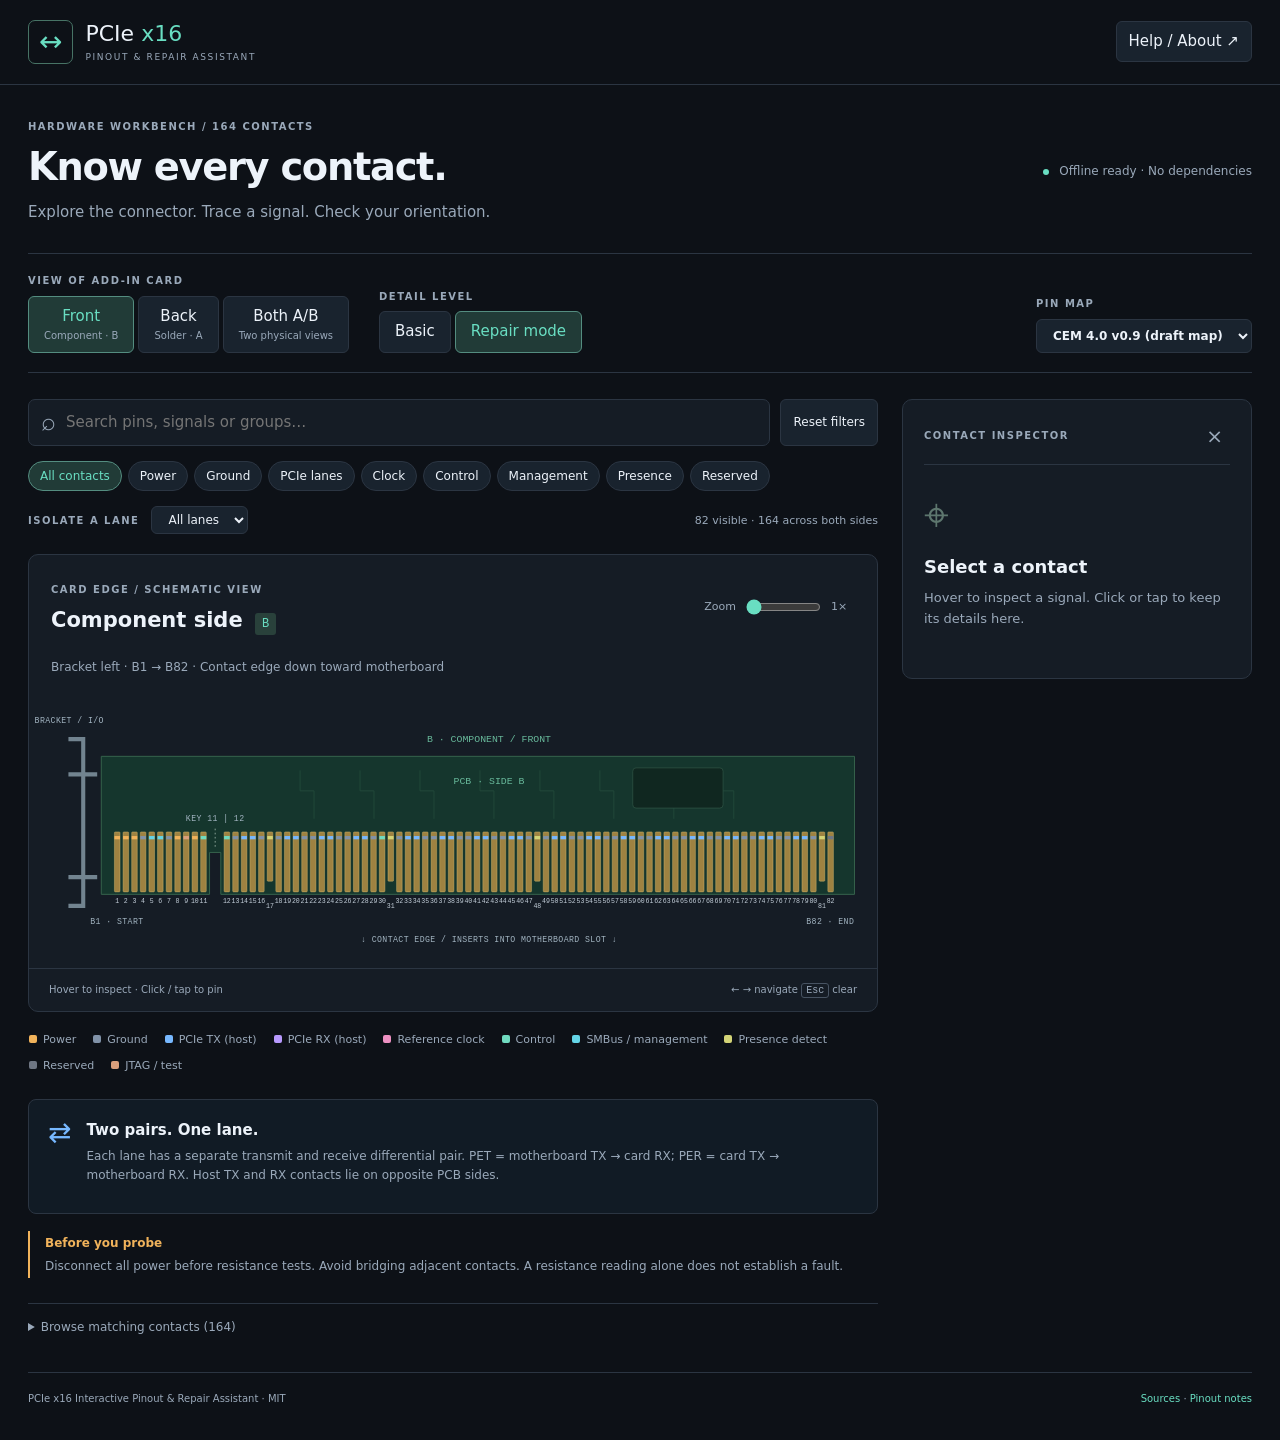
<file: index.html>
<!doctype html>
<html lang="en">
<head>
  <meta charset="utf-8"><meta name="viewport" content="width=device-width, initial-scale=1">
  <meta name="description" content="Offline PCIe x16 card-edge pinout and repair reference with physically mirrored A/B views.">
  <title>PCIe x16 · Pinout & Repair Assistant</title>
  <link rel="icon" href="assets/favicon.svg" type="image/svg+xml">
  <link rel="stylesheet" href="css/style.css">
  <script defer src="data/pcie-x16-pins.js"></script>
  <script defer src="js/search.js"></script><script defer src="js/connector.js"></script>
  <script defer src="js/self-test.js"></script><script defer src="js/app.js"></script>
</head>
<body>
  <header class="header"><a class="brand" href="index.html"><span class="brand-icon">↔</span><span>PCIe <b>x16</b><small>PINOUT & REPAIR ASSISTANT</small></span></a><button id="help-open">Help / About <span aria-hidden="true">↗</span></button></header>
  <main>
    <div class="intro"><div><p class="eyebrow">HARDWARE WORKBENCH / 164 CONTACTS</p><h1>Know every contact.</h1><p class="muted">Explore the connector. Trace a signal. Check your orientation.</p></div><span class="offline"><i></i> Offline ready · No dependencies</span></div>
    <section class="toolbar" aria-label="Connector controls">
      <div><span class="control-label">VIEW OF ADD-IN CARD</span><div class="segmented"><button id="front" aria-pressed="true">Front <small>Component · B</small></button><button id="back" aria-pressed="false">Back <small>Solder · A</small></button><button id="both" aria-pressed="false">Both A/B <small>Two physical views</small></button></div></div>
      <div><span class="control-label">DETAIL LEVEL</span><div class="segmented"><button id="basic" aria-pressed="false">Basic</button><button id="repair" aria-pressed="true">Repair mode</button></div></div>
      <label class="profile control-label">PIN MAP<select id="profile"><option value="modern">CEM 4.0 v0.9 (draft map)</option><option value="legacy">CEM 1.1 (legacy)</option></select></label>
    </section>
    <div class="workspace">
      <section class="explorer" aria-label="Pin explorer">
        <div class="search-row"><label class="search-label"><span aria-hidden="true">⌕</span><input id="search" type="search" placeholder="Search pins, signals or groups…" aria-label="Search pins, signals or groups" autocomplete="off"></label><button id="reset">Reset filters</button></div>
        <div id="filters" class="filters" role="group" aria-label="Signal group filters"></div>
        <div class="lane-row"><span class="control-label">ISOLATE A LANE</span><select id="lane" aria-label="Select PCIe lane"><option value="">All lanes</option></select><span id="match-count" class="muted" role="status"></span></div>
        <section id="focus-card" class="focus-card" aria-label="Magnified contact neighborhood">
          <div class="focus-heading"><div><span class="eyebrow">CONTACT CLOSE-UP</span><h2 id="focus-title">Select a contact</h2></div><button id="focus-reveal">Locate</button></div>
          <p id="focus-orientation" class="muted">Tap a connector contact or search result to magnify its neighbors.</p>
          <div id="focus-mount"></div>
          <div class="focus-navigation"><button id="focus-prev">← Previous</button><span id="focus-position"></span><button id="focus-next">Next →</button></div>
        </section>
        <div class="connector-card">
          <div class="card-heading"><div><span class="eyebrow">CARD EDGE / SCHEMATIC VIEW</span><h2 id="view-title">Component side <span>B</span></h2></div><label class="zoom">Zoom <input id="zoom" type="range" min="1" max="3" step="0.25" value="1" aria-label="Connector zoom"><output id="zoom-value">1×</output></label></div>
          <p id="orientation" class="orientation"></p>
          <div class="viewport" id="viewport" tabindex="0" aria-label="Scrollable connector; use arrow keys to navigate pins"><div id="connector-mount"></div></div>
          <div id="tooltip" class="tooltip" role="tooltip" hidden></div>
          <div class="connector-footer"><span>Hover to inspect · Click / tap to pin</span><span>← → navigate <kbd>Esc</kbd> clear</span></div>
        </div>
        <div class="legend" id="legend" aria-label="Pin color legend"></div>
        <div class="lane-guide"><span class="guide-icon">⇄</span><div><h3 id="lane-heading">Two pairs. One lane.</h3><p id="lane-description">Each lane has a separate transmit and receive differential pair. PET = motherboard TX → card RX; PER = card TX → motherboard RX.</p><div id="lane-pins" class="related"></div></div></div>
        <div class="notice"><b>Before you probe</b><p>Disconnect all power before resistance tests. Avoid bridging adjacent contacts. A resistance reading alone does not establish a fault.</p></div>
        <details class="result-section"><summary id="results-heading">Browse matching contacts</summary><div id="results" class="results"></div></details>
      </section>
      <aside class="detail-panel" aria-label="Selected pin information"><div class="panel-heading"><span class="eyebrow">CONTACT INSPECTOR</span><button id="clear" aria-label="Clear selected pin">×</button></div><div id="details" aria-live="polite"></div></aside>
    </div>
    <footer><span>PCIe x16 Interactive Pinout & Repair Assistant · MIT</span><span><a href="docs/SOURCES.md">Sources</a> · <a href="docs/PINOUT_NOTES.md">Pinout notes</a></span></footer>
  </main>
  <dialog id="help"><form method="dialog"><button class="dialog-close" aria-label="Close help">×</button></form><p class="eyebrow">WORKBENCH REFERENCE</p><h2>Orientation comes first.</h2><p>This is a view of the <b>add-in card edge</b>, with the contacts pointing down toward the motherboard slot. It is not a top view of a motherboard socket.</p><p><b>Front = component side B:</b> bracket / I/O on the left, B1 nearest the bracket. <b>Back = solder side A:</b> turn the PCB around its vertical axis; bracket on the right, A1 nearest the bracket. The key is between contacts 11 and 12 on both sides. Component placement on modern cards is not a reliable orientation cue.</p><p>Hover or focus a contact for a tooltip and detail preview. Click, tap or press Enter to lock it; click again to release it. Related pins automatically open the correct side. Search and filters cover both sides; use the results list to jump to a hidden-side contact. The lane picker isolates all four contacts of a lane.</p><p><b>Both A/B</b> shows component B above and mirrored solder A below. Each row is a separate physical PCB view. Related-pin selection keeps both rows visible. On mobile, the <b>Contact close-up</b> magnifies the locked contact and its neighbors; tap a neighbor or use Previous / Next in visual order. Locate scrolls the full connector to your selection. Hover previews do not move the close-up.</p><p>Basic mode shows the pin, signal and function. Repair mode adds electrical information, measurements, warnings and related contacts. All directions explicitly name the motherboard and add-in card.</p><p><b>Revision scope:</b> choose the documented CEM 1.1 map or the CEM 4.0 v0.9 draft map, which assigns B12 to CLKREQ# and B30 to PWRBRK#. This is not a claim of certification against the current PCI-SIG revision. Optional functions and board routing must be checked against your hardware schematic.</p><h3>Keyboard shortcuts</h3><p><kbd>←</kbd> / <kbd>→</kbd> move in visual order · <kbd>Enter</kbd> / <kbd>Space</kbd> select a focused pin · <kbd>Esc</kbd> clear · <kbd>F</kbd> front · <kbd>B</kbd> back · <kbd>D</kbd> both A/B · <kbd>/</kbd> search · <kbd>?</kbd> help. Shortcuts are inactive while typing.</p><h3>Measurement safety</h3><p>Disconnect mains, auxiliary GPU power and any batteries before resistance measurements; wait for capacitors to discharge. Standby power can remain present when a PC is soft-off. Use insulated probes and avoid shorting adjacent fingers. PCIe data and reference clock pairs require suitable high-bandwidth differential equipment; a multimeter cannot validate signal quality. No universal GPU resistance thresholds are provided.</p><p>This is an auxiliary diagnostic reference, not a substitute for schematics, training or the licensed specification. <a href="docs/SOURCES.md">Read source provenance and limitations</a>.</p></dialog>
  <noscript>This application needs JavaScript enabled. It uses local scripts only.</noscript>
</body>
</html>
</file>
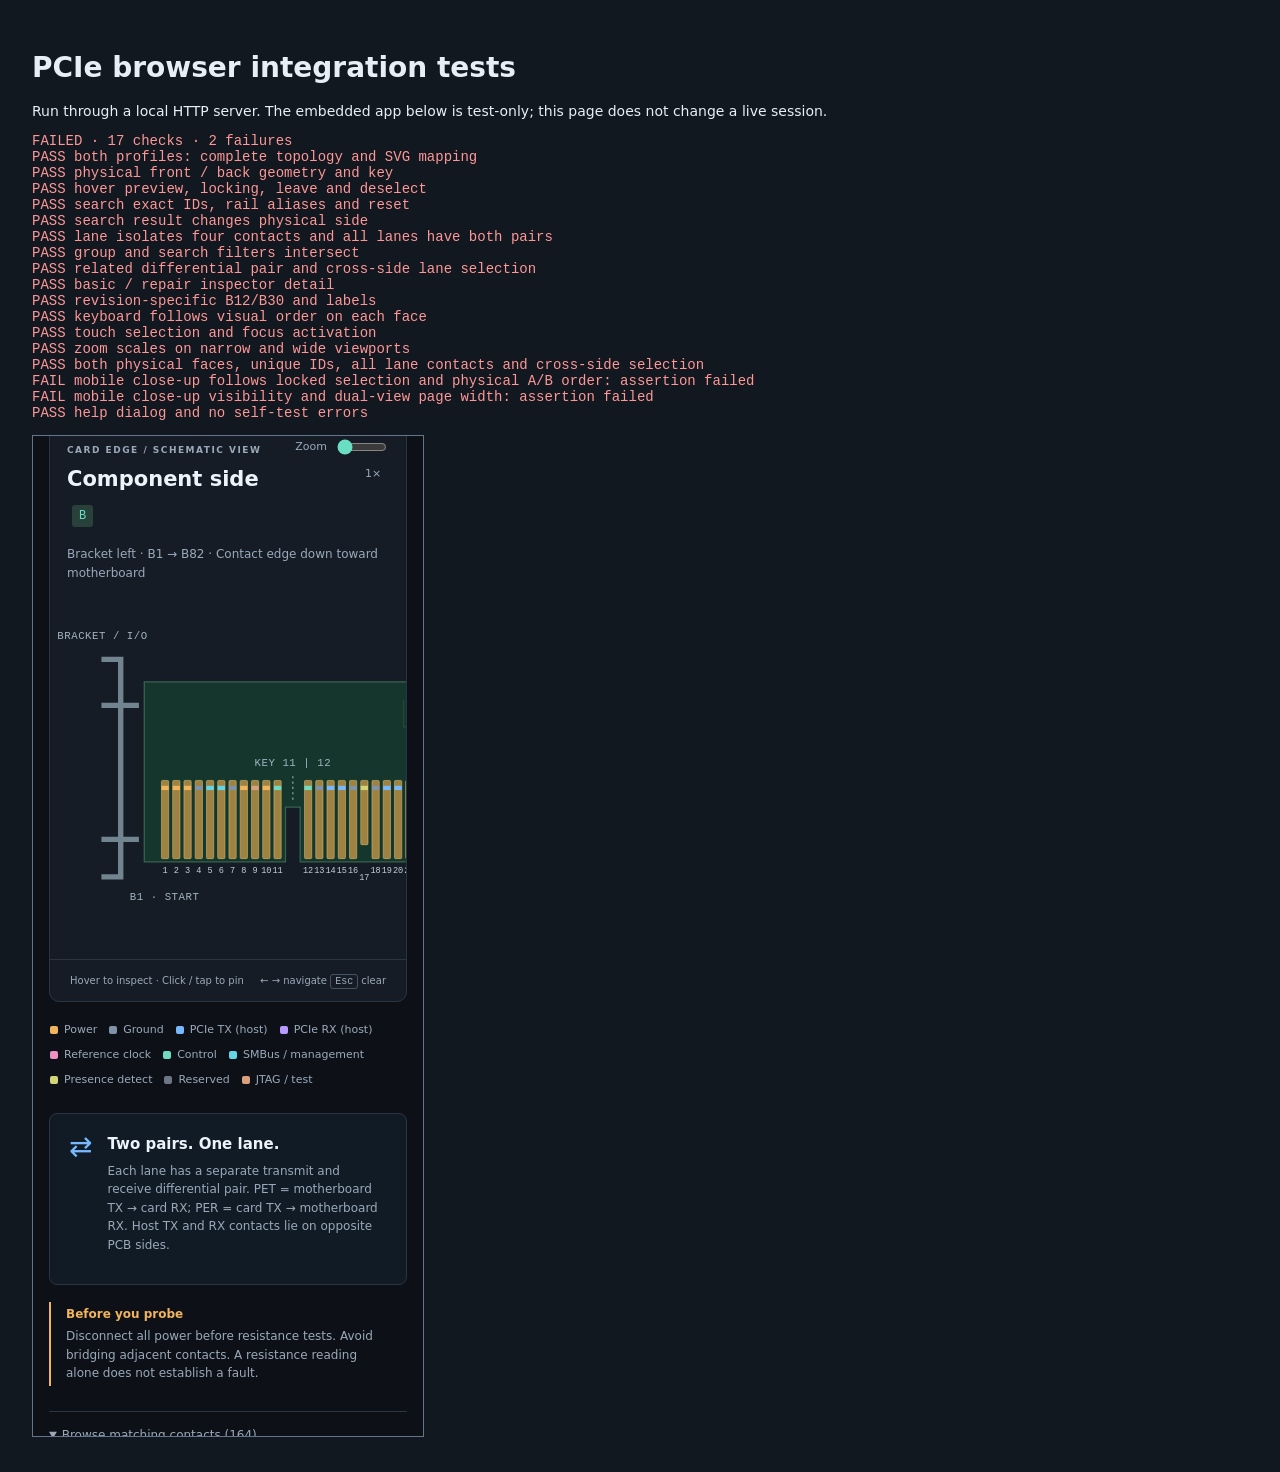
<file: tests/browser.html>
<!doctype html><html lang="en"><head><meta charset="utf-8"><meta name="viewport" content="width=device-width,initial-scale=1"><title>PCIe browser integration tests</title><style>body{font:14px system-ui;background:#111820;color:#e7eef6;padding:24px}iframe{width:100%;height:1000px;border:1px solid #64748b}pre{white-space:pre-wrap}.pass{color:#72ddb4}.fail{color:#ff9797}</style><script defer src="browser-tests.js"></script></head><body><h1>PCIe browser integration tests</h1><p>Run through a local HTTP server. The embedded app below is test-only; this page does not change a live session.</p><pre id="report">RUNNING</pre><iframe id="app" title="Application under test" src="../index.html"></iframe></body></html>
</file>
<file: css/style.css>
:root{color-scheme:dark;--bg:#0d1117;--panel:#151c25;--border:#2b3542;--muted:#9aa9ba;--text:#edf3fa;--accent:#69dec2;--power:#f1b35b;--ground:#8092a8;--tx:#77b8ff;--rx:#b89afe;--clock:#ed91c2;--control:#70dbc0;--management:#64d5e7;--presence:#d3d477;--reserved:#6e7683;--jtag:#da9f7c}
*{box-sizing:border-box}body{margin:0;background:var(--bg);color:var(--text);font:15px/1.55 system-ui,-apple-system,"Segoe UI",sans-serif}button,input,select{font:inherit}button,select{background:#19232e;border:1px solid var(--border);color:var(--text);border-radius:6px;padding:8px 12px}button{cursor:pointer}button:hover{border-color:#8196ac}button:focus-visible,input:focus-visible,select:focus-visible,a:focus-visible,summary:focus-visible{outline:2px solid var(--accent);outline-offset:3px}button[aria-pressed=true]{background:#213b37;color:var(--accent);border-color:#548d80}a{color:var(--accent);text-decoration:none}a:hover{text-decoration:underline}h1,h2,h3,p{margin:0}h1{font-size:clamp(28px,3vw,40px);line-height:1.25;letter-spacing:-1.3px;font-weight:650}h2{font-size:21px;font-weight:600}h3{font-size:15px}.muted{color:var(--muted)}.eyebrow,.control-label{font-size:10px;font-weight:650;letter-spacing:1.5px;color:var(--muted)}.header{border-bottom:1px solid var(--border);padding:20px max(28px,calc((100vw - 1550px)/2));display:flex;align-items:center;justify-content:space-between}.brand{display:flex;gap:12px;color:var(--text);align-items:center;font-size:22px;line-height:1.2}.brand:hover{text-decoration:none}.brand b{color:var(--accent);font-weight:500}.brand small{display:block;font-size:9px;letter-spacing:1.6px;margin-top:5px;color:var(--muted)}.brand-icon{border:1px solid #477365;color:var(--accent);border-radius:7px;padding:4px 10px;font-size:28px}main{max-width:1606px;margin:auto;padding:34px 28px}.intro{display:flex;justify-content:space-between;align-items:center;margin-bottom:29px;gap:20px}.intro .eyebrow{margin-bottom:9px}.intro .muted{margin-top:10px}.offline{font-size:12px;color:var(--muted);white-space:nowrap}.offline i{display:inline-block;width:6px;height:6px;background:var(--accent);border-radius:50%;margin-right:7px}.toolbar{display:flex;align-items:end;gap:30px;border-top:1px solid var(--border);border-bottom:1px solid var(--border);padding:19px 0;margin-bottom:26px}.control-label{display:block;margin-bottom:7px}.segmented{display:flex;gap:4px}.segmented button{padding:8px 15px}.segmented small{display:block;font-size:10px;color:var(--muted)}.profile{margin:0 0 0 auto;max-width:260px}.profile select{display:block;font-size:12px;letter-spacing:0;width:100%;margin-top:7px}.workspace{display:grid;grid-template-columns:minmax(0,1fr) 350px;gap:24px;align-items:start}.search-row{display:flex;gap:10px}.search-label{display:flex;align-items:center;background:var(--panel);border:1px solid var(--border);border-radius:7px;flex:1;min-width:0;padding:0 12px;gap:10px}.search-label span{font-size:25px;color:var(--muted)}input[type=search]{background:none;border:0;padding:11px 0;width:100%;color:var(--text);outline-offset:0}.search-row button{font-size:12px}.filters{display:flex;flex-wrap:wrap;gap:6px;margin:15px 0}.filters button{padding:5px 11px;font-size:12px;border-radius:20px}.lane-row{display:flex;align-items:center;gap:12px;margin-bottom:20px}.lane-row .control-label{margin:0}.lane-row select{font-size:12px;padding:5px 12px}.lane-row .muted{margin-left:auto;font-size:11px}.connector-card{position:relative;background:var(--panel);border:1px solid var(--border);border-radius:10px;overflow:hidden}.card-heading{display:flex;justify-content:space-between;gap:15px;align-items:center;padding:22px}.card-heading h2{margin-top:3px}.card-heading h2 span{font:12px monospace;background:#29413b;color:var(--accent);padding:4px 7px;border-radius:3px;margin-left:5px}.orientation{margin:0 22px;color:var(--muted);font-size:12px}.zoom{font-size:11px;color:var(--muted);display:flex;gap:8px;align-items:center}.zoom input{width:75px;accent-color:var(--accent)}.zoom output{width:24px}.viewport{overflow-x:auto;padding:12px 0 0;scrollbar-color:#48586b #141c25}.viewport svg{display:block;min-width:920px;width:100%;height:auto}.connector-footer{display:flex;justify-content:space-between;padding:13px 20px;border-top:1px solid var(--border);font-size:10px;color:var(--muted);gap:10px}.pin{cursor:pointer;outline:none}.pin .finger{fill:#9e8241;stroke:#ddbf73;stroke-width:.5}.pin .stripe{fill:var(--pin-color)}.pin .pin-number{fill:#c3ced9;font:8px monospace;pointer-events:none}.pin.dimmed{opacity:.16}.pin.highlight .finger,.pin:hover .finger,.pin:focus .finger{fill:#f6d78c;stroke:var(--pin-color);stroke-width:2}.pin.selected .finger{fill:#ffe3a0;stroke:#fff;stroke-width:2}.pin.selected .pin-number,.pin.highlight .pin-number{fill:#fff;font-weight:bold}.pin.related .finger{stroke:var(--accent);stroke-width:1.6}.svg-label{fill:#a2b4c1;font:10px monospace;letter-spacing:.5px}.svg-pcb{fill:#68b99b;font:12px monospace}.legend{display:flex;flex-wrap:wrap;gap:9px 17px;padding:19px 1px;font-size:11px;color:var(--muted)}.legend span{display:flex;align-items:center;gap:6px}.swatch{width:8px;height:8px;background:var(--pin-color);display:inline-block;border-radius:2px}.lane-guide{display:flex;gap:15px;border:1px solid var(--border);border-radius:8px;padding:19px;margin:6px 0 17px;background:#111b25}.guide-icon{color:var(--tx);font-size:28px;line-height:1}.lane-guide p{color:var(--muted);font-size:12px;margin-top:5px}.notice{border-left:2px solid var(--power);padding:3px 15px;font-size:12px;color:var(--muted)}.notice b{color:var(--power);font-size:12px}.notice p{margin-top:4px}.detail-panel{background:var(--panel);border:1px solid var(--border);border-radius:10px;padding:21px;position:sticky;top:20px}.panel-heading{display:flex;align-items:center;justify-content:space-between;border-bottom:1px solid var(--border);padding-bottom:12px}.panel-heading button{padding:0 7px;font-size:20px;background:none;border:0;color:var(--muted)}.empty{padding:28px 0;color:var(--muted);font-size:13px}.empty .empty-icon{font:44px monospace;color:#5d766e;display:block;margin-bottom:10px}.empty h2{color:var(--text);font-size:18px;margin-bottom:8px}.pin-top{display:flex;align-items:center;justify-content:space-between;margin-top:20px}.pin-id{font:600 42px/1.1 monospace;letter-spacing:-2px}.pin-state{font-size:10px;letter-spacing:1px;color:var(--accent)}.signal-title{font:20px monospace;margin:9px 0 16px;color:var(--pin-color)}.description{font-size:13px;color:#c4d0df;margin:15px 0}.data-grid{display:grid;grid-template-columns:88px 1fr;gap:9px 12px;font-size:12px;border-top:1px solid var(--border);padding-top:15px;margin-top:18px}.data-grid dt{color:var(--muted)}.data-grid dd{margin:0}.detail-section{border-top:1px solid var(--border);margin-top:18px;padding-top:16px}.detail-section h3{font-size:10px;text-transform:uppercase;letter-spacing:1.3px;color:var(--muted);margin-bottom:7px}.detail-section p,.detail-section li{font-size:12px;color:#c4d0df}.detail-section ul{padding-left:17px;margin:7px 0}.warning p{color:var(--power)}.related{display:flex;flex-wrap:wrap;gap:5px;margin-top:10px}.related button{font:11px monospace;padding:4px 7px}.detail-source{font-size:10px;color:var(--muted);margin-top:17px}.tooltip{position:absolute;top:110px;left:20px;max-width:320px;z-index:3;background:#243440;border:1px solid #657e92;border-radius:6px;padding:9px 12px;box-shadow:0 6px 20px #0007;font-size:11px;pointer-events:none}.tooltip strong{color:var(--accent);font:13px monospace}.tooltip p{margin-top:3px;color:#d0dce6}.result-section{margin-top:25px;border-top:1px solid var(--border);padding-top:14px;font-size:12px}summary{cursor:pointer;color:var(--muted)}.results{display:grid;grid-template-columns:repeat(auto-fill,minmax(125px,1fr));gap:5px;margin-top:12px;max-height:260px;overflow:auto}.results button{text-align:left;font:11px monospace}.results .side-tag{color:var(--muted);font-size:9px}footer{display:flex;justify-content:space-between;gap:15px;margin-top:35px;padding-top:18px;border-top:1px solid var(--border);font-size:10px;color:var(--muted)}kbd{font:10px monospace;border:1px solid #475362;border-radius:3px;padding:1px 4px}dialog{max-width:660px;width:calc(100% - 30px);max-height:85vh;overflow:auto;background:var(--panel);color:var(--text);border:1px solid #4d6176;border-radius:12px;padding:30px;font-size:13px;line-height:1.75}dialog::backdrop{background:#000b}dialog h2{font-size:26px;margin-bottom:16px}dialog h3{margin-top:22px}dialog p{margin-top:12px;color:#c4d0df}.dialog-close{float:right;font-size:22px;padding:0 8px}noscript{display:block;padding:30px;color:var(--power)}
.explorer{min-width:0}.viewport{max-width:100%}
@media(min-width:1500px){.workspace{grid-template-columns:minmax(0,1fr) 390px}}@media(max-width:1050px){.workspace{grid-template-columns:minmax(0,1fr) 310px;gap:16px}.toolbar{gap:15px}.card-heading{padding:17px}.zoom input{width:50px}.offline{display:none}}@media(max-width:800px){main{padding:24px 16px}.header{padding:16px}.workspace{grid-template-columns:minmax(0,1fr)}.detail-panel{position:static}.toolbar{flex-wrap:wrap;gap:16px}.profile{margin-left:0;max-width:none}.intro{margin-bottom:22px}.connector-footer{flex-wrap:wrap}.viewport svg{min-width:1200px}.lane-row{flex-wrap:wrap}.lane-row .muted{font-size:10px}.card-heading{align-items:start}.zoom{flex-wrap:wrap;justify-content:end;max-width:100px}.card-heading .eyebrow{font-size:9px}.orientation{margin:0 17px}.legend{gap:8px 12px}footer{flex-wrap:wrap}}@media(prefers-reduced-motion:no-preference){button{transition:background .15s,border-color .15s}.pin{transition:opacity .15s}}
/* Magnified neighborhood uses the same physical geometry and separate, unique IDs. */
.focus-card{display:none;background:var(--panel);border:1px solid var(--border);border-radius:10px;padding:16px;margin-bottom:18px;min-width:0}
.focus-heading{display:flex;align-items:center;justify-content:space-between;gap:10px}.focus-heading h2{font:18px monospace;margin-top:6px}.focus-heading button{font-size:12px;min-height:44px}
#focus-orientation{font-size:11px;margin:12px 0}#focus-mount{position:relative;overflow:hidden}#focus-mount svg{display:block;width:100%;height:160px;overflow:hidden;background:#10251f;border-radius:6px}.focus-labels{position:relative;height:25px;margin-top:4px}.focus-labels span{position:absolute;top:0;transform:translateX(-50%);font:11px monospace;color:var(--text);white-space:nowrap}.focus-key{position:absolute;top:8px;transform:translateX(-50%);font:8px monospace;color:var(--muted);pointer-events:none}
.focus-navigation{display:flex;justify-content:space-between;align-items:center;gap:8px;margin-top:12px}.focus-navigation button{min-height:44px;font-size:12px}.focus-navigation span{font:11px monospace;color:var(--muted)}button:disabled{opacity:.4;cursor:default}
@media(max-width:800px){.focus-card{display:block}.toolbar .segmented button{padding:8px 11px}}
</file>
